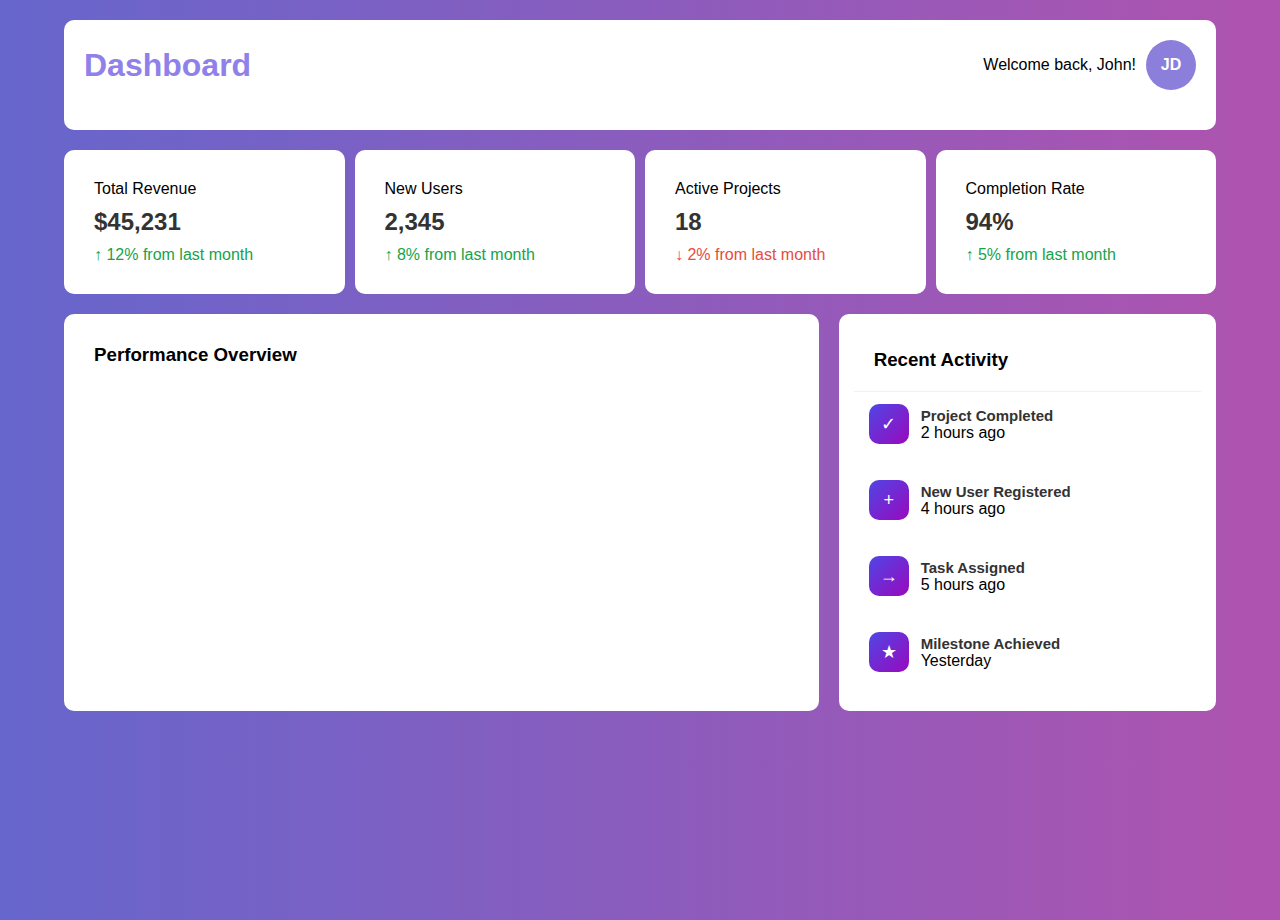
<file: index.html>
<!DOCTYPE html>
<html lang="en">
  <head>
    <meta charset="UTF-8" />
    <meta name="viewport" content="width=device-width, initial-scale=1.0" />
    <title>Document</title>
    <link rel="stylesheet" href="style.css" />

    <script defer src="./javaScript/app.js"></script>
  </head>
  <body>
    <div class="container">
      <div class="dashboard-container">
        <header>
          <h1>Dashboard</h1>
          <div class="info">
            <p>Welcome back, John!</p>
            <div class="avatar">JD</div>
          </div>
        </header>
      </div>
      <section class="revenue-sec">
        <div class="box">
          <h4>Total Revenue</h4>
          <h2>$45,231</h2>
          <p class="green">↑ 12% from last month</p>
        </div>

        <div class="box">
          <h4>New Users</h4>
          <h2>2,345</h2>
          <p class="green">↑ 8% from last month</p>
        </div>

        <div class="box">
          <h4>Active Projects</h4>
          <h2>18</h2>
          <p class="red">↓ 2% from last month</p>
        </div>

        <div class="box">
          <h4>Completion Rate</h4>
          <h2>94%</h2>
          <p class="green">↑ 5% from last month</p>
        </div>
      </section>

      <main>
        <div class="performance">
          <h3>Performance Overview</h3>
          <div id="app"></div>
        </div>

        <div class="activity">
          <h3>Recent Activity</h3>

          <div class="activity-item">
            <div class="icon">✓</div>
            <div class="details">
              <h4>Project Completed</h4>
              <p>2 hours ago</p>
            </div>
          </div>

          <div class="activity-item">
            <div class="icon">+</div>
            <div class="details">
              <h4>New User Registered</h4>
              <p>4 hours ago</p>
            </div>
          </div>

          <div class="activity-item">
            <div class="icon">→</div>
            <div class="details">
              <h4>Task Assigned</h4>
              <p>5 hours ago</p>
            </div>
          </div>

          <div class="activity-item">
            <div class="icon">★</div>
            <div class="details">
              <h4>Milestone Achieved</h4>
              <p>Yesterday</p>
            </div>
          </div>
        </div>
      </main>
    </div>
  </body>
</html>
</file>
<file: style.css>
* {
  margin: 0;
  padding: 0;
  box-sizing: border-box;
}

body {
  font-family: Verdana, Geneva, Tahoma, sans-serif;
  color: black;
  background: linear-gradient(to right, rgb(102, 102, 204), rgb(175, 83, 175));
  height: 100vh;
}

.dashboard-container {
  max-width: 90%;
  margin: 20px auto;
  background: white;
  border-radius: 10px;
  padding: 20px;
}

header {
  display: flex;
  justify-content: space-between;
  align-items: center;
  margin-bottom: 20px;
}

header h1 {
  color: #8f81e9;
}

.info {
  display: flex;
  gap: 10px;
  align-items: center;
}

.avatar {
  background-color: #8b7fdb;
  color: white;
  font-weight: bold;
  border-radius: 50%;
  width: 50px;
  height: 50px;
  display: flex;
  align-items: center;
  justify-content: center;
}

.revenue-sec {
  display: grid;
  grid-template-columns: repeat(4, 1fr);
  gap: 10px;
  margin-bottom: 20px;
  max-width: 90%;
  margin: auto;
}

.box {
  background-color: white;
  border-radius: 10px;
  padding: 30px;
}

.box h2 {
  margin: 10px 0;
  color: #333;
}

.box h4 {
  font-weight: 500;
}

.green {
  color: #16a34a;
}

.red {
  color: #e74c3c;
}

main {
  display: grid;
  grid-template-columns: 2fr 1fr;
  gap: 20px;
  max-width: 90%;
  margin: 20px auto;
}

.performance {
  background: white;
  padding: 30px;
  border-radius: 10px;
}

.chart {
  background: #faf6f6;
  border: 1px solid #faf6f6;
  border-radius: 10px;
  text-align: center;
  color: rgb(115, 115, 240);
  padding: 150px 0;
  margin-top: 10px;
}

.activity {
  background: white;
  padding: 15px;
  border-radius: 10px;
}

.activity h3 {
  padding: 20px;
  border-bottom: 1px solid rgb(245, 240, 240);
}

.activity-item {
  display: flex;
  align-items: center;
  border-radius: 10px;
  padding: 12px 15px;
  margin-bottom: 12px;
}

.icon {
  width: 40px;
  height: 40px;
  background: linear-gradient(135deg, #4f46e5, rgb(153, 9, 189));
  color: white;
  display: flex;
  align-items: center;
  justify-content: center;
  font-size: 18px;
  border-radius: 10px;
  margin-right: 12px;
}

.details h4 {
  margin: 0;
  font-size: 15px;
  color: #333;
}
</file>
